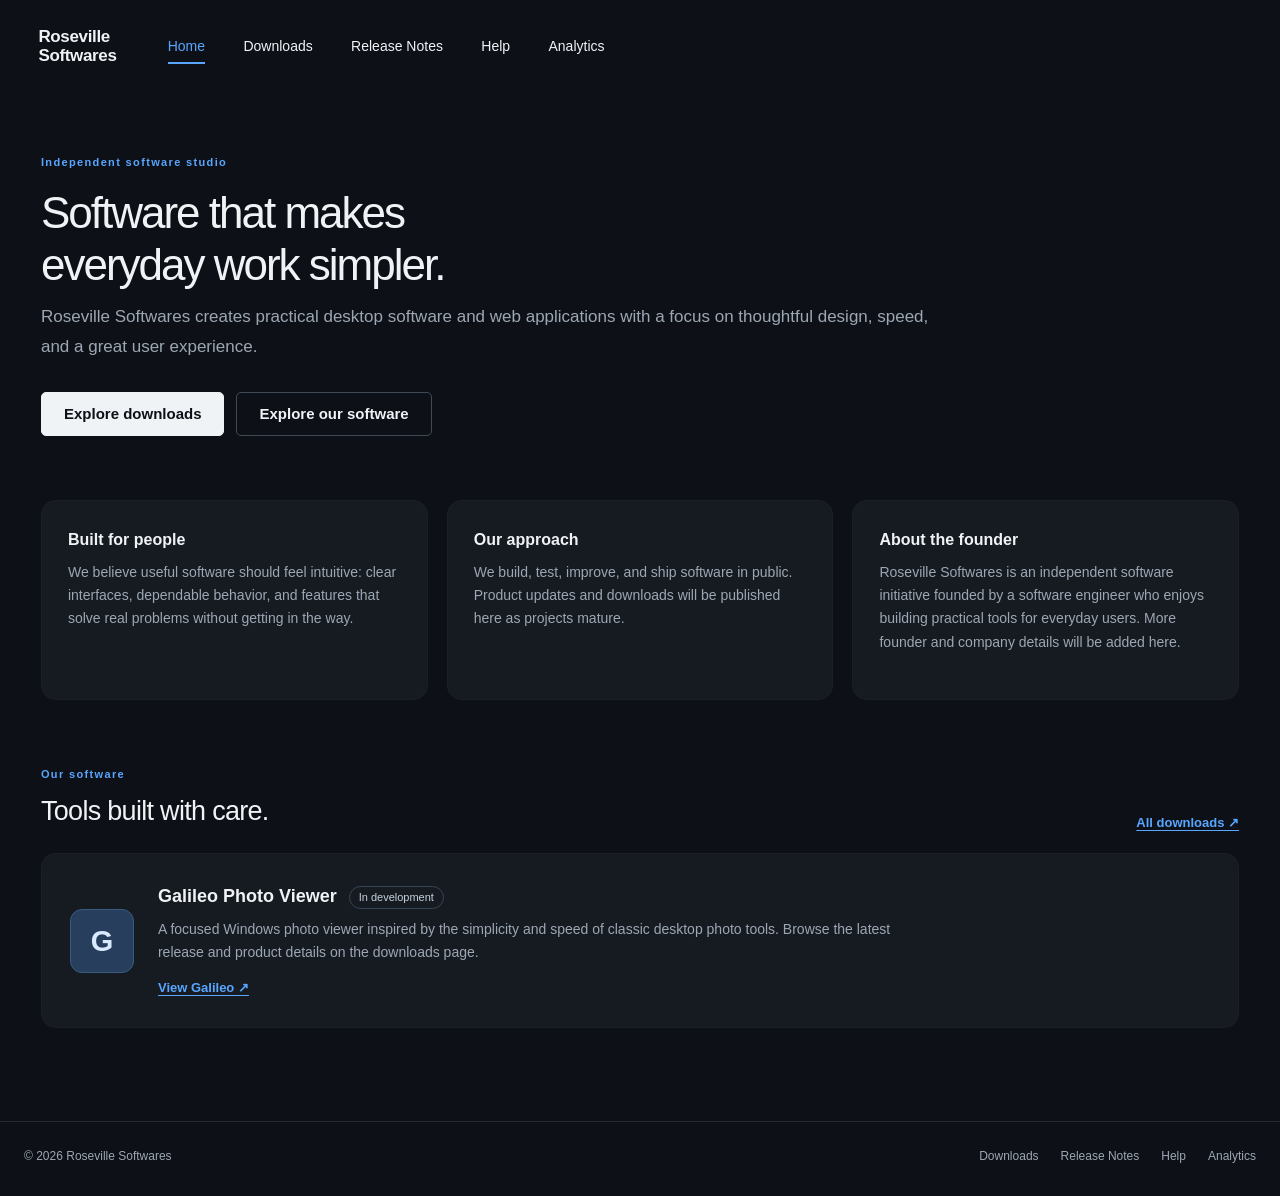
<file: index.html>
<!doctype html>
<html lang="en">
<head>
  <meta charset="utf-8">
  <link rel="icon" type="image/png" sizes="512x512" href="favicon.png">
  <link rel="alternate icon" href="favicon.ico">
  <meta name="viewport" content="width=device-width, initial-scale=1">
  <meta name="description" content="Roseville Softwares builds thoughtful desktop software and web applications for everyday work.">
  <title>Roseville Softwares — Software made useful</title>
  <link rel="stylesheet" href="assets/styles.css">
</head>
<body>
  <header class="topbar">
    <a class="brand" href="./" aria-label="Roseville Softwares home">Roseville<br>Softwares</a>
    <nav class="topnav" aria-label="Main navigation">
      <a class="active" href="./">Home</a>
      <a href="downloads/">Downloads</a>
      <a href="releases/">Release Notes</a>
      <a href="help/">Help</a>
      <a href="analytics/">Analytics</a>
    </nav>
  </header>

  <main class="home-main">
    <section class="hero">
      <p class="eyebrow">Independent software studio</p>
      <h1>Software that makes<br>everyday work simpler.</h1>
      <p class="lead">Roseville Softwares creates practical desktop software and web applications with a focus on thoughtful design, speed, and a great user experience.</p>
      <div class="hero-actions">
        <a class="button button-primary" href="downloads/">Explore downloads</a>
        <a class="button button-secondary" href="#products">Explore our software</a>
      </div>
    </section>

    <section class="intro-grid">
      <article class="panel intro-panel">
        <h2>Built for people</h2>
        <p>We believe useful software should feel intuitive: clear interfaces, dependable behavior, and features that solve real problems without getting in the way.</p>
      </article>
      <article class="panel intro-panel">
        <h2>Our approach</h2>
        <p>We build, test, improve, and ship software in public. Product updates and downloads will be published here as projects mature.</p>
      </article>
      <article class="panel intro-panel">
        <h2>About the founder</h2>
        <p>Roseville Softwares is an independent software initiative founded by a software engineer who enjoys building practical tools for everyday users. More founder and company details will be added here.</p>
      </article>
    </section>

    <section id="products" class="products-section">
      <div class="section-heading">
        <div><p class="eyebrow">Our software</p><h2>Tools built with care.</h2></div>
        <a class="text-link" href="downloads/">All downloads ↗</a>
      </div>
      <article class="product-card panel">
        <div class="product-mark" aria-hidden="true">G</div>
        <div class="product-copy">
          <div class="product-title-row"><h3>Galileo Photo Viewer</h3><span class="status-pill">In development</span></div>
          <p>A focused Windows photo viewer inspired by the simplicity and speed of classic desktop photo tools. Browse the latest release and product details on the downloads page.</p>
          <a class="text-link" href="downloads/">View Galileo ↗</a>
        </div>
      </article>
    </section>
  </main>

  <footer class="footer">
    <span>© <span data-year></span> Roseville Softwares</span>
    <div><a href="downloads/">Downloads</a><a href="releases/">Release Notes</a><a href="help/">Help</a><a href="analytics/">Analytics</a></div>
  </footer>
  <script src="assets/site.js"></script>
  <script src="assets/analytics.js"></script>
</body>
</html>
</file>
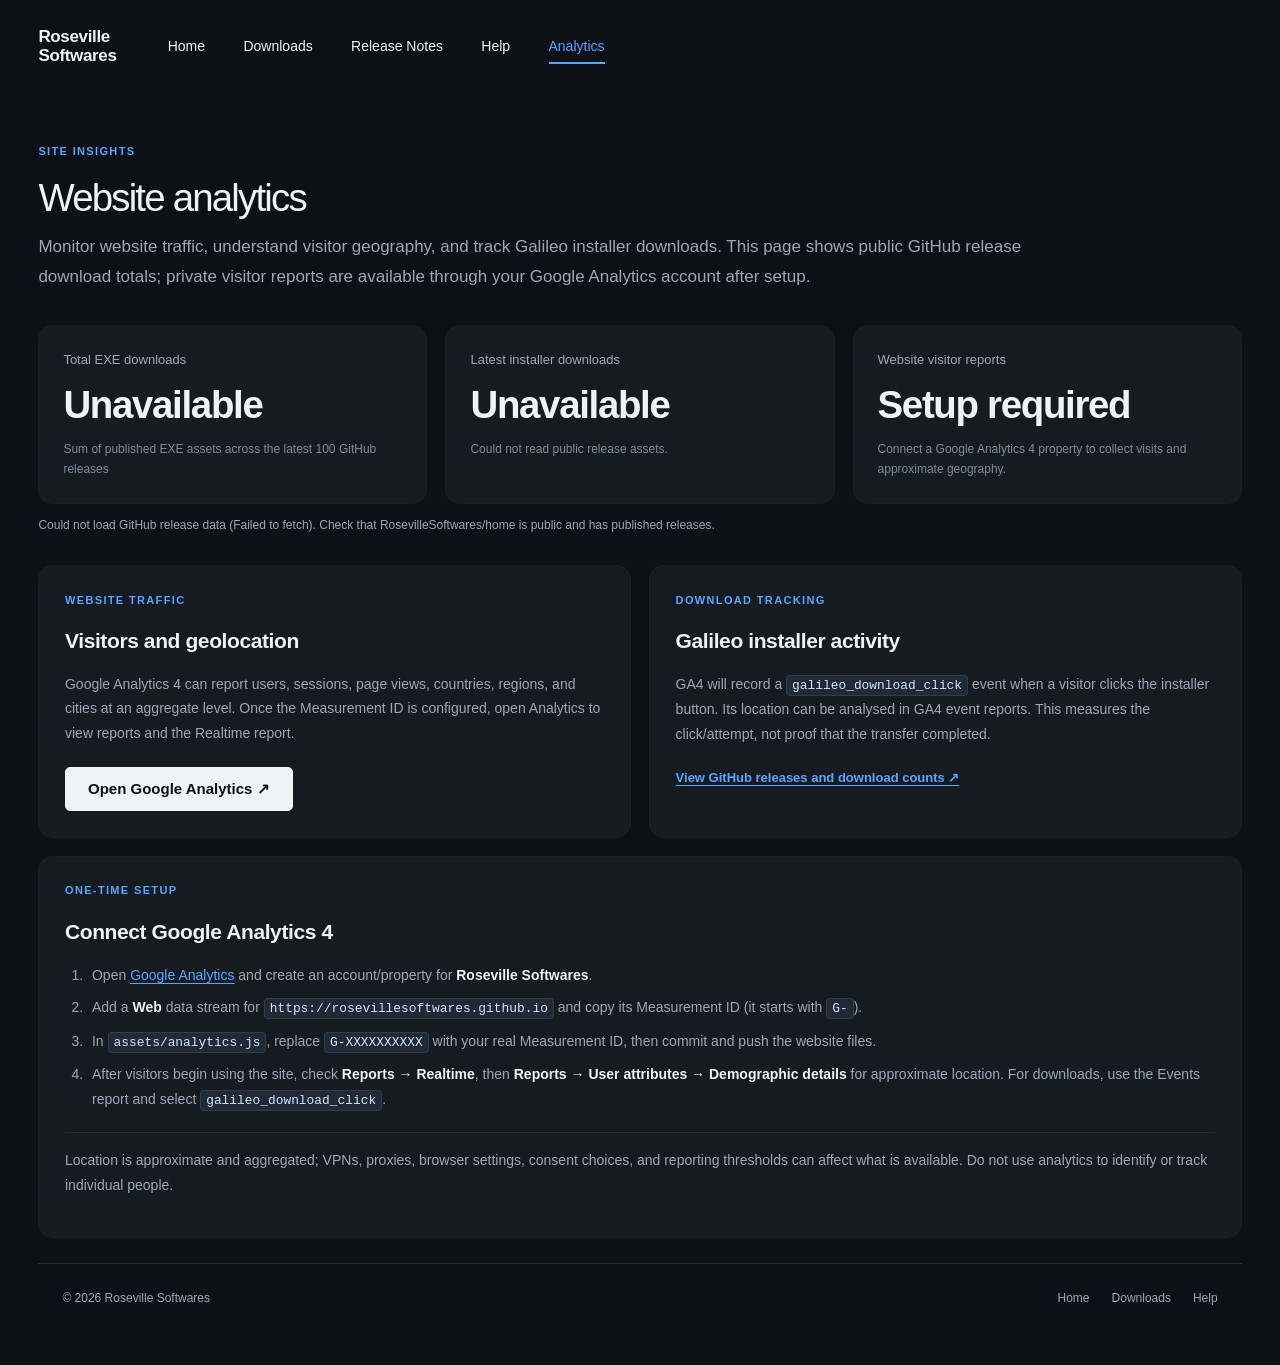
<file: analytics/index.html>
<!doctype html>
<html lang="en">
<head>
  <meta charset="utf-8">
  <link rel="icon" type="image/png" sizes="512x512" href="../favicon.png">
  <link rel="alternate icon" href="../favicon.ico">
  <meta name="viewport" content="width=device-width, initial-scale=1">
  <meta name="description" content="Roseville Softwares website traffic and Galileo download analytics setup.">
  <title>Analytics — Roseville Softwares</title>
  <link rel="stylesheet" href="../assets/styles.css">
</head>
<body>
  <header class="topbar">
    <a class="brand" href="../" aria-label="Roseville Softwares home">Roseville<br>Softwares</a>
    <nav class="topnav" aria-label="Main navigation">
      <a href="../">Home</a><a href="../downloads/">Downloads</a><a href="../releases/">Release Notes</a><a href="../help/">Help</a><a class="active" href="./">Analytics</a>
    </nav>
  </header>
  <main class="analytics-main">
    <p class="eyebrow">SITE INSIGHTS</p>
    <h1>Website analytics</h1>
    <p class="lead">Monitor website traffic, understand visitor geography, and track Galileo installer downloads. This page shows public GitHub release download totals; private visitor reports are available through your Google Analytics account after setup.</p>

    <section class="analytics-stats" aria-label="Download metrics">
      <article class="panel analytics-stat"><p class="stat-label">Total EXE downloads</p><p class="stat-value" id="total-downloads">—</p><p class="stat-foot">Sum of published EXE assets across the latest 100 GitHub releases</p></article>
      <article class="panel analytics-stat"><p class="stat-label">Latest installer downloads</p><p class="stat-value" id="latest-downloads">—</p><p class="stat-foot" id="latest-release-label">Reading release data from GitHub…</p></article>
      <article class="panel analytics-stat"><p class="stat-label">Website visitor reports</p><p class="stat-value" id="analytics-status">Setup required</p><p class="stat-foot">Connect a Google Analytics 4 property to collect visits and approximate geography.</p></article>
    </section>
    <p id="github-status" class="analytics-status" role="status">Loading public release download counts…</p>

    <section class="analytics-grid">
      <article class="panel analytics-card">
        <p class="eyebrow">WEBSITE TRAFFIC</p><h2>Visitors and geolocation</h2>
        <p>Google Analytics 4 can report users, sessions, page views, countries, regions, and cities at an aggregate level. Once the Measurement ID is configured, open Analytics to view reports and the Realtime report.</p>
        <a class="button button-primary" href="https://analytics.google.com/" target="_blank" rel="noopener">Open Google Analytics ↗</a>
      </article>
      <article class="panel analytics-card">
        <p class="eyebrow">DOWNLOAD TRACKING</p><h2>Galileo installer activity</h2>
        <p>GA4 will record a <code>galileo_download_click</code> event when a visitor clicks the installer button. Its location can be analysed in GA4 event reports. This measures the click/attempt, not proof that the transfer completed.</p>
        <a class="text-link" href="https://github.com/RosevilleSoftwares/home/releases" target="_blank" rel="noopener">View GitHub releases and download counts ↗</a>
      </article>
    </section>

    <section class="panel analytics-setup">
      <p class="eyebrow">ONE-TIME SETUP</p><h2>Connect Google Analytics 4</h2>
      <ol>
        <li>Open <a href="https://analytics.google.com/" target="_blank" rel="noopener">Google Analytics</a> and create an account/property for <strong>Roseville Softwares</strong>.</li>
        <li>Add a <strong>Web</strong> data stream for <code>https://rosevillesoftwares.github.io</code> and copy its Measurement ID (it starts with <code>G-</code>).</li>
        <li>In <code>assets/analytics.js</code>, replace <code>G-XXXXXXXXXX</code> with your real Measurement ID, then commit and push the website files.</li>
        <li>After visitors begin using the site, check <strong>Reports → Realtime</strong>, then <strong>Reports → User attributes → Demographic details</strong> for approximate location. For downloads, use the Events report and select <code>galileo_download_click</code>.</li>
      </ol>
      <p class="privacy-note">Location is approximate and aggregated; VPNs, proxies, browser settings, consent choices, and reporting thresholds can affect what is available. Do not use analytics to identify or track individual people.</p>
    </section>
    <footer class="footer"><span>© <span data-year></span> Roseville Softwares</span><div><a href="../">Home</a><a href="../downloads/">Downloads</a><a href="../help/">Help</a></div></footer>
  </main>
  <script src="../assets/site.js"></script>
  <script src="../assets/analytics.js"></script>
  <script src="../assets/analytics-dashboard.js"></script>
</body>
</html>
</file>
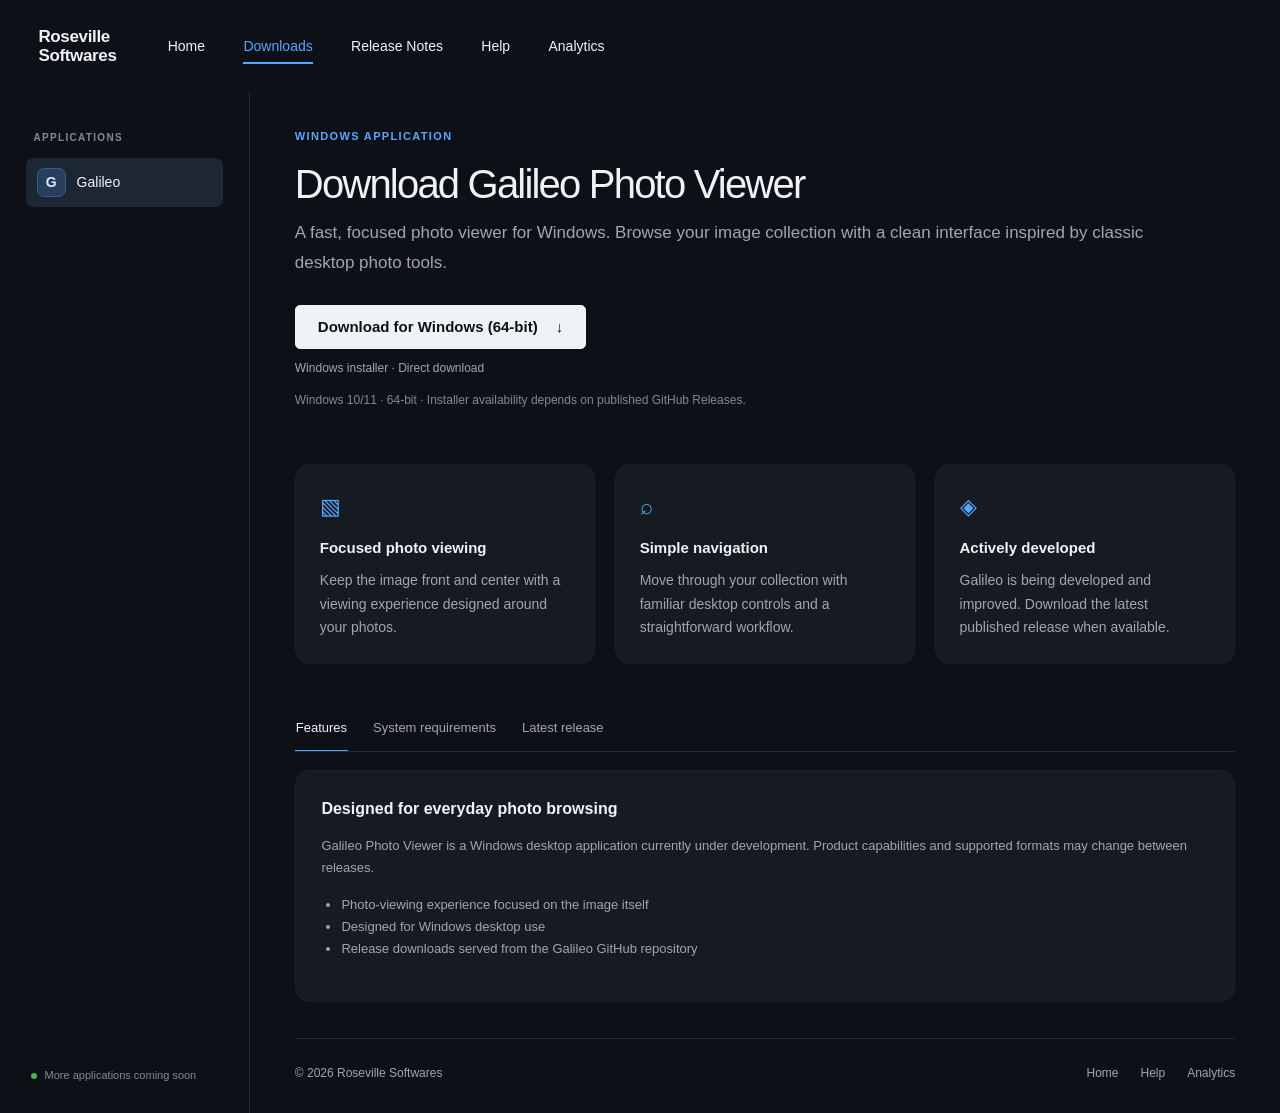
<file: downloads/index.html>
<!doctype html>
<html lang="en">
<head>
  <meta charset="utf-8">
  <link rel="icon" type="image/png" sizes="512x512" href="../favicon.png">
  <link rel="alternate icon" href="../favicon.ico">
  <meta name="viewport" content="width=device-width, initial-scale=1">
  <meta name="description" content="Download Roseville Softwares applications.">
  <title>Downloads — Roseville Softwares</title>
  <link rel="stylesheet" href="../assets/styles.css">
</head>
<body class="downloads-body">
  <header class="topbar">
    <a class="brand" href="../" aria-label="Roseville Softwares home">Roseville<br>Softwares</a>
    <nav class="topnav" aria-label="Main navigation">
      <a href="../">Home</a>
      <a class="active" href="./">Downloads</a>
      <a href="../releases/">Release Notes</a>
      <a href="../help/">Help</a>
      <a href="../analytics/">Analytics</a>
    </nav>
  </header>

  <div class="downloads-layout">
    <aside class="app-sidebar">
      <p class="sidebar-label">APPLICATIONS</p>
      <a class="app-nav active" href="./"><span class="app-icon">G</span><span>Galileo</span></a>
      <div class="sidebar-bottom"><span class="sidebar-dot"></span>More applications coming soon</div>
    </aside>

    <main class="download-main">
      <section class="download-hero">
        <p class="eyebrow">WINDOWS APPLICATION</p>
        <h1>Download Galileo Photo Viewer</h1>
        <p class="lead">A fast, focused photo viewer for Windows. Browse your image collection with a clean interface inspired by classic desktop photo tools.</p>
        <div class="download-actions">
          <a id="download-button" class="button button-primary download-button" href="https://github.com/RosevilleSoftwares/home/releases/download/galileo/Galileo-Setup.exe">
            <span>Download for Windows (64-bit)</span><span aria-hidden="true">↓</span>
          </a>
          <p id="release-status" class="download-status" role="status">Finding the latest Roseville Softwares installer…</p>
        </div>
        <p class="small-note">Windows 10/11 · 64-bit · Installer availability depends on published GitHub Releases.</p>
      </section>

      <section class="feature-grid" aria-label="Galileo information">
        <article class="panel feature-card"><div class="feature-icon">▧</div><h2>Focused photo viewing</h2><p>Keep the image front and center with a viewing experience designed around your photos.</p></article>
        <article class="panel feature-card"><div class="feature-icon">⌕</div><h2>Simple navigation</h2><p>Move through your collection with familiar desktop controls and a straightforward workflow.</p></article>
        <article class="panel feature-card"><div class="feature-icon">◈</div><h2>Actively developed</h2><p>Galileo is being developed and improved. Download the latest published release when available.</p></article>
      </section>

      <section class="details-section">
        <div class="tabs" role="tablist" aria-label="Galileo details">
          <button class="tab active" role="tab" aria-selected="true" data-tab="features">Features</button>
          <button class="tab" role="tab" aria-selected="false" data-tab="requirements">System requirements</button>
          <button class="tab" role="tab" aria-selected="false" data-tab="release">Latest release</button>
        </div>
        <div class="tab-panel panel" id="tab-content" role="tabpanel">
          <h2>Designed for everyday photo browsing</h2>
          <p>Galileo Photo Viewer is a Windows desktop application currently under development. Product capabilities and supported formats may change between releases.</p>
          <ul><li>Photo-viewing experience focused on the image itself</li><li>Designed for Windows desktop use</li><li>Release downloads served from the Galileo GitHub repository</li></ul>
        </div>
      </section>
      <footer class="footer download-footer"><span>© <span data-year></span> Roseville Softwares</span><div><a href="../">Home</a><a href="../help/">Help</a>
      <a href="../analytics/">Analytics</a></div></footer>
    </main>
  </div>
  <script src="../assets/site.js"></script>
  <script src="../assets/downloads.js"></script>
  <script src="../assets/analytics.js"></script>
</body>
</html>
</file>
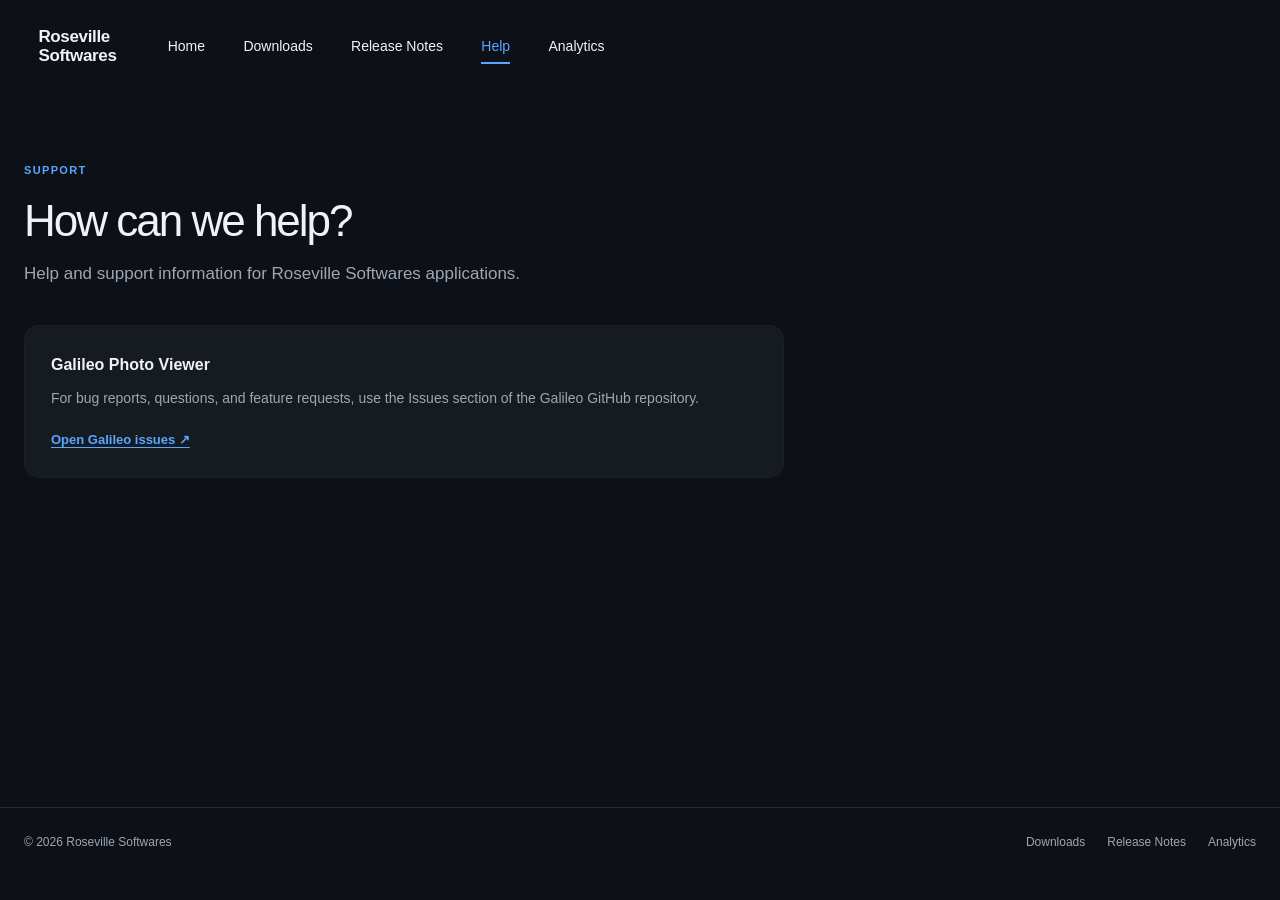
<file: help/index.html>
<!doctype html>
<html lang="en"><head><meta charset="utf-8">
  <link rel="icon" type="image/png" sizes="512x512" href="../favicon.png">
  <link rel="alternate icon" href="../favicon.ico"><meta name="viewport" content="width=device-width, initial-scale=1"><title>Help — Roseville Softwares</title><link rel="stylesheet" href="../assets/styles.css"></head>
<body><header class="topbar"><a class="brand" href="../">Roseville<br>Softwares</a><nav class="topnav"><a href="../">Home</a><a href="../downloads/">Downloads</a><a href="../releases/">Release Notes</a><a class="active" href="./">Help</a><a href="../analytics/">Analytics</a></nav></header>
<main class="simple-main"><p class="eyebrow">SUPPORT</p><h1>How can we help?</h1><p class="lead">Help and support information for Roseville Softwares applications.</p><section class="panel simple-panel"><h2>Galileo Photo Viewer</h2><p>For bug reports, questions, and feature requests, use the Issues section of the Galileo GitHub repository.</p><a class="text-link" href="https://github.com/RosevilleSoftwares/Galileo/issues" target="_blank" rel="noopener">Open Galileo issues ↗</a></section></main><footer class="footer"><span>© <span data-year></span> Roseville Softwares</span><div><a href="../downloads/">Downloads</a><a href="../releases/">Release Notes</a><a href="../analytics/">Analytics</a></div></footer><script src="../assets/site.js"></script><script src="../assets/analytics.js"></script></body></html>
</file>
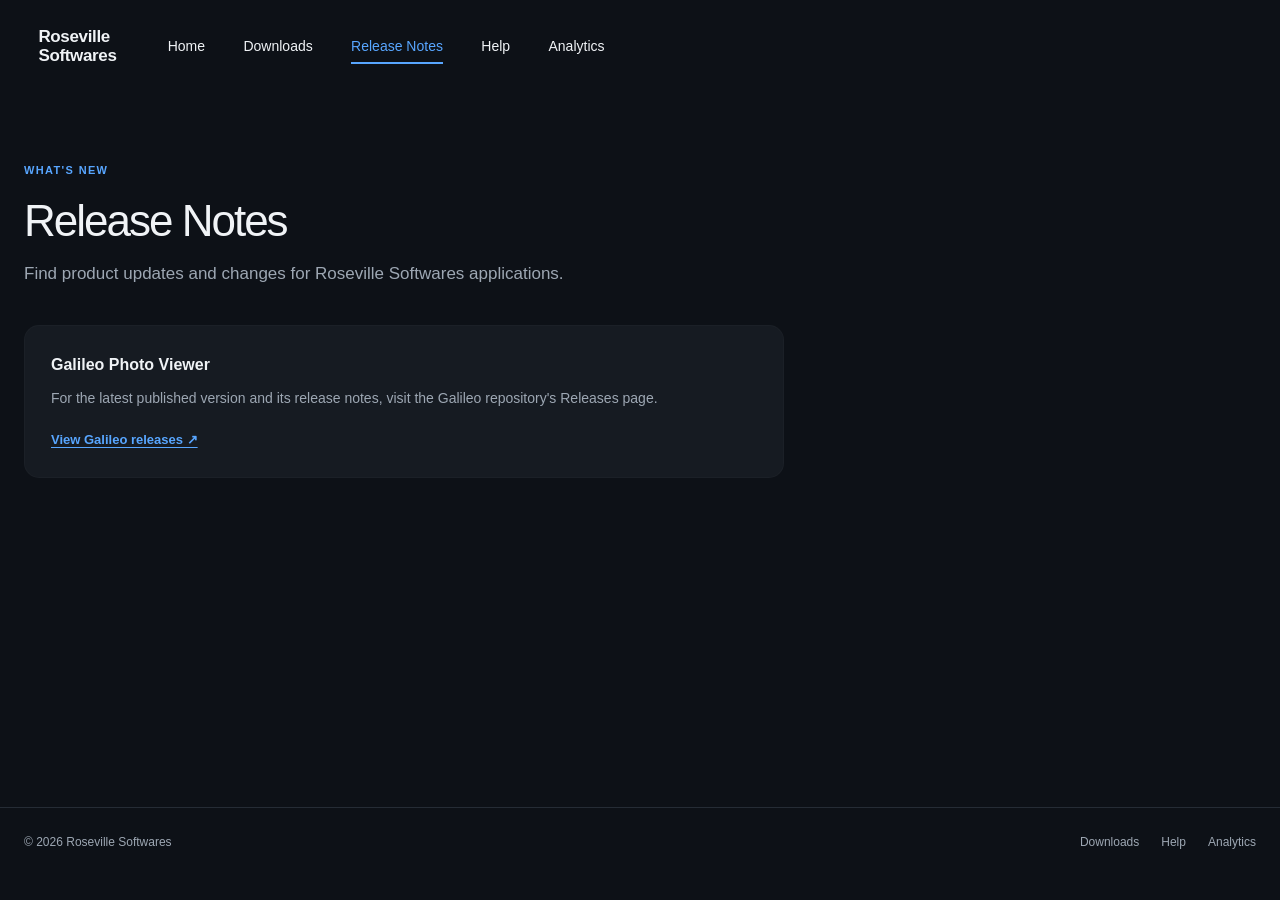
<file: releases/index.html>
<!doctype html>
<html lang="en"><head><meta charset="utf-8">
  <link rel="icon" type="image/png" sizes="512x512" href="../favicon.png">
  <link rel="alternate icon" href="../favicon.ico"><meta name="viewport" content="width=device-width, initial-scale=1"><title>Release Notes — Roseville Softwares</title><link rel="stylesheet" href="../assets/styles.css"></head>
<body><header class="topbar"><a class="brand" href="../">Roseville<br>Softwares</a><nav class="topnav"><a href="../">Home</a><a href="../downloads/">Downloads</a><a class="active" href="./">Release Notes</a><a href="../help/">Help</a><a href="../analytics/">Analytics</a></nav></header>
<main class="simple-main"><p class="eyebrow">WHAT'S NEW</p><h1>Release Notes</h1><p class="lead">Find product updates and changes for Roseville Softwares applications.</p><section class="panel simple-panel"><h2>Galileo Photo Viewer</h2><p>For the latest published version and its release notes, visit the Galileo repository's Releases page.</p><a class="text-link" href="https://github.com/RosevilleSoftwares/Galileo/releases" target="_blank" rel="noopener">View Galileo releases ↗</a></section></main><footer class="footer"><span>© <span data-year></span> Roseville Softwares</span><div><a href="../downloads/">Downloads</a><a href="../help/">Help</a><a href="../analytics/">Analytics</a></div></footer><script src="../assets/site.js"></script><script src="../assets/analytics.js"></script></body></html>
</file>
<file: assets/styles.css>
:root{--bg:#0d1117;--panel:#161b22;--panel-hover:#1b222c;--border:#252c35;--text:#f0f3f6;--muted:#9da7b3;--blue:#58a6ff;--blue-hover:#79b8ff;--white:#fff;--max:1090px}
*{box-sizing:border-box}html{scroll-behavior:smooth}body{margin:0;background:var(--bg);color:var(--text);font-family:-apple-system,BlinkMacSystemFont,"Segoe UI",Helvetica,Arial,sans-serif;font-size:15px;line-height:1.6}a{color:var(--blue);text-decoration:underline;text-underline-offset:3px}a:hover{color:var(--blue-hover)}.topbar{height:104px;padding:0 34px;display:flex;align-items:center;gap:42px;background:var(--bg)}.brand,.sidebar-brand{font-size:17px;font-weight:700;line-height:1.12;color:var(--text);text-decoration:none;letter-spacing:-.35px}.topnav{display:flex;align-items:center;gap:42px;height:100%}.topnav a{height:100%;display:flex;align-items:center;color:var(--text);text-decoration:none;position:relative;font-size:14px}.topnav a:hover,.topnav a.active{color:var(--blue)}.topnav a.active:after{content:"";position:absolute;bottom:28px;left:0;right:0;height:2px;background:var(--blue)}.home-main{max-width:var(--max);margin:0 auto;padding:64px 24px 55px}.hero{padding:10px 0 78px}.eyebrow{color:var(--blue);font-size:11px;font-weight:700;letter-spacing:1.35px;margin:0 0 15px}.hero h1,.download-hero h1,.simple-main h1{font-weight:400;letter-spacing:-1.9px;font-size:43px;line-height:1.2;margin:0 0 10px}.lead{color:var(--muted);font-size:16px;line-height:1.75;max-width:790px;margin:0}.hero-actions{display:flex;gap:12px;margin-top:30px;flex-wrap:wrap}.button{min-height:44px;display:inline-flex;align-items:center;justify-content:center;gap:18px;padding:0 22px;border-radius:5px;font-weight:600;text-decoration:none;transition:background .15s ease,border-color .15s ease}.button-primary{background:#f0f3f6;color:#0d1117;border:1px solid #f0f3f6}.button-primary:hover{background:#dbe4ee;color:#0d1117}.button-secondary{background:transparent;color:var(--text);border:1px solid #414b57}.button-secondary:hover{background:var(--panel);color:var(--text)}.intro-grid{display:grid;grid-template-columns:repeat(3,1fr);gap:18px}.panel{background:var(--panel);border:1px solid rgba(255,255,255,.025);border-radius:15px}.intro-panel{padding:25px 26px;min-height:190px}.intro-panel h2,.feature-card h2,.simple-panel h2{font-size:16px;margin:0 0 9px;font-weight:650}.intro-panel p,.feature-card p,.simple-panel p{color:var(--muted);font-size:14px;line-height:1.65;margin:0}.products-section{margin-top:66px}.section-heading{display:flex;align-items:end;justify-content:space-between;margin-bottom:20px}.section-heading h2{font-size:27px;letter-spacing:-.7px;font-weight:400;margin:0}.section-heading .eyebrow{margin-bottom:7px}.text-link{font-size:13px;font-weight:600}.product-card{display:flex;align-items:center;gap:24px;padding:25px}.product-mark,.app-icon{display:grid;place-items:center;background:#273e5c;border:1px solid #385b82;color:#d9eaff;font-weight:700;border-radius:12px}.product-mark{width:64px;height:64px;font-size:29px;flex-shrink:0}.product-copy{flex:1}.product-title-row{display:flex;gap:12px;align-items:center;flex-wrap:wrap}.product-title-row h3{font-size:18px;margin:0 0 7px}.product-copy p{color:var(--muted);max-width:760px;margin:0 0 12px;font-size:14px}.status-pill{font-size:11px;border:1px solid #384555;border-radius:20px;padding:2px 9px;color:#c5d1de;margin-top:-6px}.footer{max-width:var(--max);margin:25px auto 0;padding:25px 24px 30px;border-top:1px solid var(--border);display:flex;justify-content:space-between;gap:20px;color:var(--muted);font-size:12px}.footer div{display:flex;gap:22px}.footer a{color:var(--muted);text-decoration:none}.footer a:hover{color:var(--blue)}
/* Downloads page */.downloads-layout{display:grid;grid-template-columns:250px minmax(0,1fr);min-height:calc(100vh - 104px)}.app-sidebar{padding:36px 22px 25px 30px;border-right:1px solid var(--border);display:flex;flex-direction:column;align-items:stretch}.sidebar-brand{font-size:18px;margin-bottom:46px}.sidebar-label{font-size:10px;letter-spacing:1.3px;color:#7f8a98;font-weight:700;margin:0 0 12px 8px}.app-nav{display:flex;align-items:center;gap:11px;padding:10px 11px;border-radius:7px;color:var(--text);text-decoration:none;font-size:14px}.app-nav:hover,.app-nav.active{background:#1d2733;color:var(--text)}.app-icon{width:29px;height:29px;border-radius:7px;font-size:14px}.sidebar-bottom{margin-top:auto;padding:15px 5px 0;color:#7f8a98;font-size:11px;display:flex;align-items:center;gap:8px}.sidebar-dot{width:6px;height:6px;border-radius:50%;background:#3fb950}.download-main{min-width:0;max-width:1150px;padding:25px 48px 0}.breadcrumbs{display:flex;align-items:center;gap:10px;color:#7f8a98;font-size:12px;margin-bottom:42px}.breadcrumbs a{color:#9da7b3;text-decoration:none}.breadcrumbs strong{color:var(--text);font-weight:500}.download-hero{padding-bottom:47px}.download-hero h1{font-size:38px;letter-spacing:-1.3px;margin-bottom:10px}.download-hero .lead{max-width:750px}.download-actions{margin-top:27px}.download-button{min-width:290px;justify-content:space-between;font-size:15px}.download-status{font-size:12px;color:var(--muted);margin:10px 0 0}.small-note{font-size:12px;color:#7f8a98;margin-top:13px}.feature-grid{display:grid;grid-template-columns:repeat(3,minmax(0,1fr));gap:16px;margin-bottom:43px}.feature-card{padding:21px;min-height:176px}.feature-icon{font-size:22px;color:var(--blue);margin-bottom:12px}.feature-card h2{font-size:15px}.feature-card p{font-size:13px}.details-section{margin-bottom:30px}.tabs{display:flex;gap:24px;border-bottom:1px solid var(--border);overflow-x:auto}.tab{background:none;border:0;color:var(--muted);font:inherit;font-size:13px;padding:12px 1px;white-space:nowrap;cursor:pointer;position:relative}.tab.active{color:var(--text)}.tab.active:after{content:"";position:absolute;bottom:-1px;left:0;right:0;height:2px;background:var(--blue)}.tab-panel{padding:24px 25px;margin-top:18px}.tab-panel h2{font-size:16px;margin:0 0 10px}.tab-panel p,.tab-panel li{font-size:13px;color:var(--muted);line-height:1.7}.tab-panel ul{padding-left:20px}.download-footer{margin-top:36px;padding-left:0;padding-right:0}.simple-main{max-width:var(--max);min-height:calc(100vh - 210px);padding:78px 24px 50px;margin:auto}.simple-main h1{margin-bottom:12px}.simple-panel{margin-top:36px;padding:26px;max-width:760px}.simple-panel p{margin-bottom:17px}
@media(max-width:850px){.topbar{padding:0 22px;gap:28px}.topnav{gap:22px}.home-main{padding-top:38px}.intro-grid,.feature-grid{grid-template-columns:1fr}.intro-panel{min-height:0}.downloads-layout{grid-template-columns:190px minmax(0,1fr)}.app-sidebar{padding-left:18px;padding-right:14px}.download-main{padding:25px 26px 0}.download-hero h1{font-size:32px}.feature-card{min-height:0}}
@media(max-width:600px){.topbar{height:auto;min-height:92px;align-items:flex-start;padding-top:20px;padding-bottom:15px;gap:20px;flex-direction:column}.topnav{height:auto;width:100%;gap:23px;flex-wrap:wrap}.topnav a{height:30px}.topnav a.active:after{bottom:0}.hero h1,.simple-main h1{font-size:35px}.hero{padding-bottom:46px}.home-main{padding-left:20px;padding-right:20px}.section-heading{align-items:flex-start;gap:15px;flex-direction:column}.product-card{align-items:flex-start;padding:18px;gap:15px}.product-mark{width:48px;height:48px}.footer{margin-left:20px;margin-right:20px;padding-left:0;padding-right:0;flex-direction:column}.footer div{gap:16px}.downloads-layout{display:block}.app-sidebar{border-right:0;border-bottom:1px solid var(--border);padding:18px 20px}.sidebar-brand{margin-bottom:20px}.sidebar-label{margin-top:0}.sidebar-bottom{display:none}.download-main{padding:22px 20px 0}.breadcrumbs{margin-bottom:28px;flex-wrap:wrap}.download-hero h1{font-size:31px}.download-button{min-width:0;width:100%}.tabs{gap:18px}.tab-panel{padding:18px}.download-footer{margin-left:0;margin-right:0}}

/* Download button stays disabled until a direct EXE asset URL is resolved. */
.download-button[aria-disabled="true"]{opacity:.72;cursor:wait;pointer-events:none}

/* Large-screen layout tuning: optimized for Full HD (1920×1080) and QHD (2560×1440). */
@media (min-width: 1200px) {
  :root { --max: 1480px; }
  .topbar {
    min-height: 92px;
    height: 92px;
    padding-left: clamp(34px, 3vw, 76px);
    padding-right: clamp(34px, 3vw, 76px);
    gap: clamp(42px, 4vw, 76px);
  }
  .topnav { gap: clamp(30px, 3vw, 58px); }
  .home-main {
    max-width: 1580px;
    padding: clamp(54px, 4.2vw, 82px) clamp(32px, 3.2vw, 64px) 68px;
  }
  .hero { padding-top: 8px; padding-bottom: clamp(64px, 5vw, 92px); }
  .hero h1, .simple-main h1 {
    font-size: clamp(44px, 2.6vw, 58px);
    letter-spacing: -2px;
  }
  .lead { max-width: 900px; font-size: 17px; }
  .intro-grid { gap: clamp(18px, 1.5vw, 26px); }
  .intro-panel { min-height: 200px; padding: clamp(26px, 2vw, 34px); }
  .products-section { margin-top: clamp(66px, 5vw, 92px); }
  .product-card { padding: clamp(28px, 2vw, 38px); }
  .footer { max-width: 1580px; }
  .downloads-layout {
    grid-template-columns: clamp(250px, 15vw, 320px) minmax(0, 1fr);
    min-height: calc(100vh - 92px);
  }
  .app-sidebar { padding: 38px clamp(22px, 2vw, 34px) 28px; }
  .download-main {
    width: 100%;
    max-width: none;
    min-width: 0;
    padding: clamp(34px, 2.8vw, 58px) clamp(36px, 3.5vw, 82px) 0;
  }
  .download-hero { padding-bottom: clamp(42px, 3vw, 60px); }
  .download-hero h1 {
    font-size: clamp(40px, 2.5vw, 56px);
    letter-spacing: -1.8px;
  }
  .download-hero .lead { max-width: 900px; }
  .feature-grid {
    grid-template-columns: repeat(3, minmax(0, 1fr));
    gap: clamp(18px, 1.5vw, 28px);
    margin-bottom: clamp(42px, 3vw, 60px);
  }
  .feature-card { min-width: 0; min-height: 190px; padding: clamp(24px, 1.8vw, 34px); }
  .feature-card p { font-size: 14px; }
  .tab-panel { padding: clamp(25px, 2vw, 36px); }
  .simple-main { max-width: 1480px; padding-top: clamp(70px, 5vw, 100px); }
}

@media (min-width: 1920px) {
  .home-main { max-width: 1760px; }
  .footer { max-width: 1760px; }
  .download-main { padding-left: clamp(64px, 4vw, 104px); padding-right: clamp(64px, 4vw, 104px); }
  .download-hero .lead { max-width: 1050px; }
  .simple-main { max-width: 1600px; }
}

/* Prevent horizontal overflow on laptop and desktop widths while retaining mobile behavior. */
.downloads-layout, .download-main, .feature-grid, .feature-card { min-width: 0; }
.feature-card { overflow-wrap: anywhere; }


/* Analytics page */
.analytics-main{max-width:1760px;margin:0 auto;padding:clamp(38px,4vw,72px) clamp(22px,3vw,56px) 30px}
.analytics-main h1{font-size:clamp(36px,3vw,52px);font-weight:400;letter-spacing:-1.8px;line-height:1.15;margin:0 0 12px}
.analytics-main>.lead{max-width:1050px}
.analytics-stats{display:grid;grid-template-columns:repeat(3,minmax(0,1fr));gap:18px;margin:34px 0 12px}
.analytics-stat{padding:24px;min-width:0}
.stat-label{font-size:13px;color:var(--muted);margin:0 0 12px}
.stat-value{font-size:clamp(30px,3vw,44px);font-weight:600;letter-spacing:-1.3px;line-height:1.15;margin:0 0 13px;overflow-wrap:anywhere}
.stat-foot{font-size:12px;color:#7f8a98;line-height:1.6;margin:0}
.analytics-status{font-size:12px;color:var(--muted);margin:12px 0 30px}
.analytics-grid{display:grid;grid-template-columns:repeat(2,minmax(0,1fr));gap:18px;margin-top:28px}
.analytics-card{padding:clamp(22px,2vw,32px)}
.analytics-card h2,.analytics-setup h2{font-size:21px;font-weight:600;letter-spacing:-.4px;margin:0 0 12px}
.analytics-card p:not(.eyebrow),.analytics-setup li,.analytics-setup>p:not(.eyebrow){font-size:14px;line-height:1.75;color:var(--muted)}
.analytics-card .button{margin-top:8px}
.analytics-card .text-link{display:inline-block;margin-top:8px}
.analytics-setup{padding:clamp(22px,2vw,32px);margin-top:18px}
.analytics-setup ol{padding-left:22px;margin:14px 0}
.analytics-setup li{padding-left:5px;margin:8px 0}
.analytics-setup code,.analytics-card code{font-size:.92em;color:#d2e5ff;background:#202a36;border:1px solid #303d4d;border-radius:4px;padding:2px 5px;overflow-wrap:anywhere}
.analytics-setup strong{color:var(--text)}
.analytics-setup .privacy-note{border-top:1px solid var(--border);padding-top:15px;margin-top:20px;font-size:12px}
@media(max-width:850px){.analytics-stats{grid-template-columns:1fr 1fr}.analytics-grid{grid-template-columns:1fr}}
@media(max-width:560px){.analytics-stats{grid-template-columns:1fr}.analytics-main{padding:32px 20px 20px}.analytics-main h1{font-size:36px}.analytics-stat{padding:20px}}
</file>
